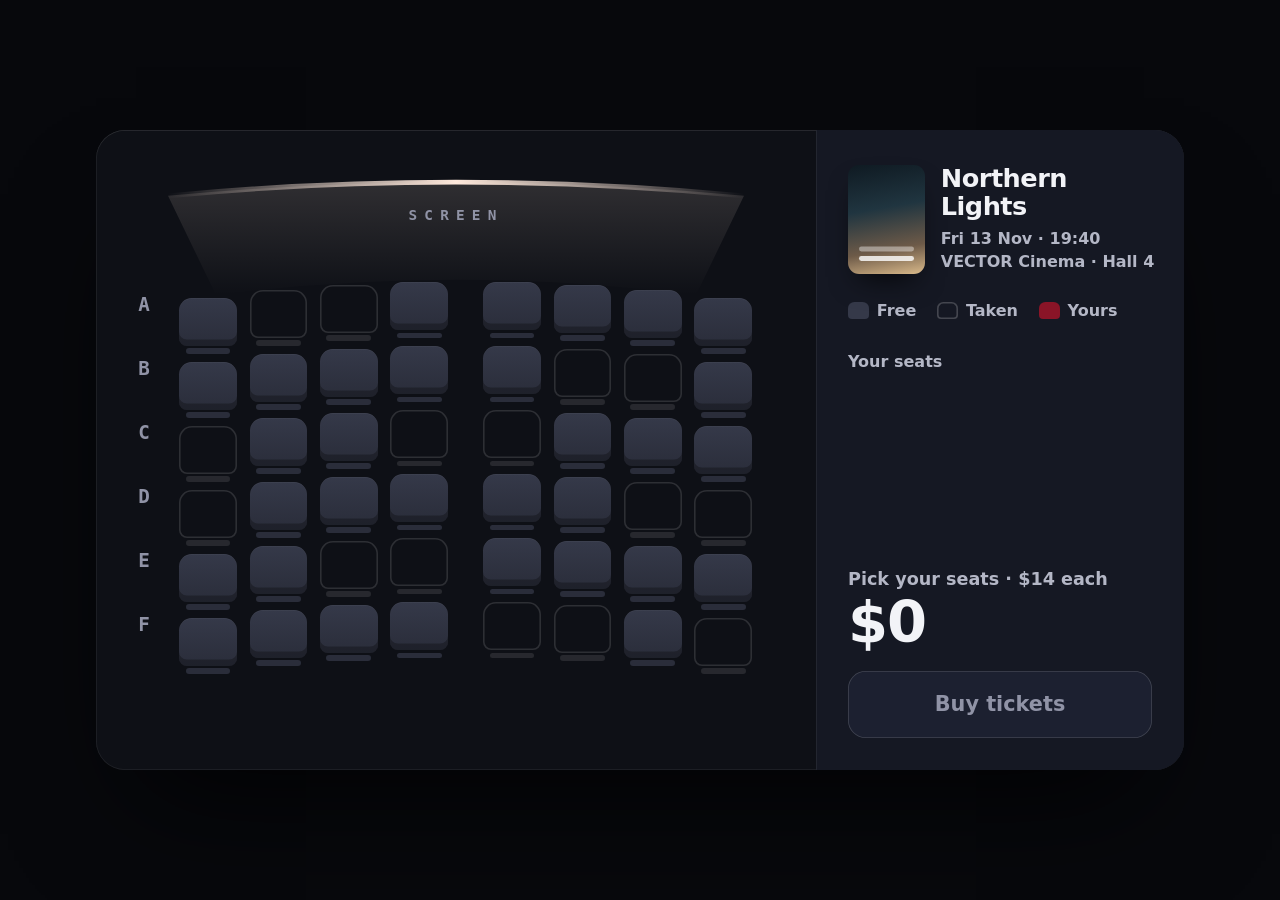
<file: index.html>
<!doctype html>
<html lang="en">
<head>
  <meta charset="utf-8">
  <meta name="viewport" content="width=device-width,initial-scale=1">
  <title>Cinema Seats — veraetogrex_portfolio</title>
  <link rel="stylesheet" href="style.css">
</head>
<body>
  <!-- Cinema Seats · zero dependencies · github.com/veraetogrex-portfolio -->
  <section class="cs" id="seats" aria-label="Pick seats and buy tickets">
    <div class="cs-hall">
      <div class="cs-screen" aria-hidden="true">
        <svg viewBox="0 0 720 150" preserveAspectRatio="none">
          <defs>
            <linearGradient id="cs-s" x1="0" x2="1"><stop offset="0" stop-color="var(--screen-glow)" stop-opacity="0"/><stop offset=".5" stop-color="var(--screen-glow)" stop-opacity="1"/><stop offset="1" stop-color="var(--screen-glow)" stop-opacity="0"/></linearGradient>
            <linearGradient id="cs-l" x1="0" y1="0" x2="0" y2="1"><stop offset="0" stop-color="var(--screen-glow)" stop-opacity=".14"/><stop offset="1" stop-color="var(--screen-glow)" stop-opacity="0"/></linearGradient>
          </defs>
          <path d="M0 26 Q360 -8 720 26 L660 150 Q360 112 60 150 Z" fill="url(#cs-l)"/>
          <path d="M0 26 Q360 -8 720 26" fill="none" stroke="url(#cs-s)" stroke-width="6" stroke-linecap="round"/>
        </svg>
        <small>Screen</small>
      </div>
      <div class="cs-map" role="group" aria-label="Seat map: drag across a row or press seats"></div>
    </div>

    <aside class="cs-side">
      <div class="cs-film">
        <span class="cs-poster" aria-hidden="true"></span>
        <div><h1>Northern Lights</h1><p>Fri 13 Nov · 19:40<br>VECTOR Cinema · Hall 4</p></div>
      </div>
      <p class="cs-legend"><span><i class="free"></i>Free</span><span><i class="taken"></i>Taken</span><span><i class="yours"></i>Yours</span></p>
      <div class="cs-chosen"><span>Your seats</span><div class="cs-chips" aria-hidden="true"></div></div>
      <div class="cs-bar">
        <p class="cs-price" aria-live="polite"><small class="cs-calc">Pick your seats · $14 each</small><b class="cs-sum">$0</b></p>
        <button class="cs-buy" aria-disabled="true">Buy tickets</button>
      </div>
      <div class="cs-wallet" aria-hidden="true">
        <span class="pass p1"></span><span class="pass p2"></span>
        <p class="cs-added"><i><svg viewBox="0 0 24 24" fill="none" stroke-width="3" stroke-linecap="round" stroke-linejoin="round"><path d="M5 12.5l4.5 4.5L19 7.5"/></svg></i>Added to Wallet</p>
      </div>
    </aside>

    <div class="cs-tk" aria-live="polite">
      <div class="cs-flip">
        <div class="cs-face cs-front">
          <div class="cs-main">
            <small>VECTOR Cinema · Hall 4</small>
            <h2>Northern Lights</h2>
            <div class="cs-fields"><p><span>Date</span><b>Fri 13 Nov</b></p><p><span>Time</span><b>19:40</b></p><p><span>Seats</span><b class="cs-tseats">D2–D4</b></p></div>
          </div>
          <div class="cs-stub"><span>Row</span><b class="cs-trow">D</b><span class="cs-tn">3 seats</span></div>
        </div>
        <div class="cs-face cs-back">
          <svg class="cs-qr" viewBox="0 0 25 25" shape-rendering="crispEdges" aria-hidden="true"></svg>
          <div><h2>Scan at the door</h2><p class="cs-bseats">Row D · seats 2–4</p><p>Hall 4 · 19:40</p></div>
        </div>
      </div>
    </div>
  </section>

  <script src="script.js"></script>
</body>
</html>
</file>
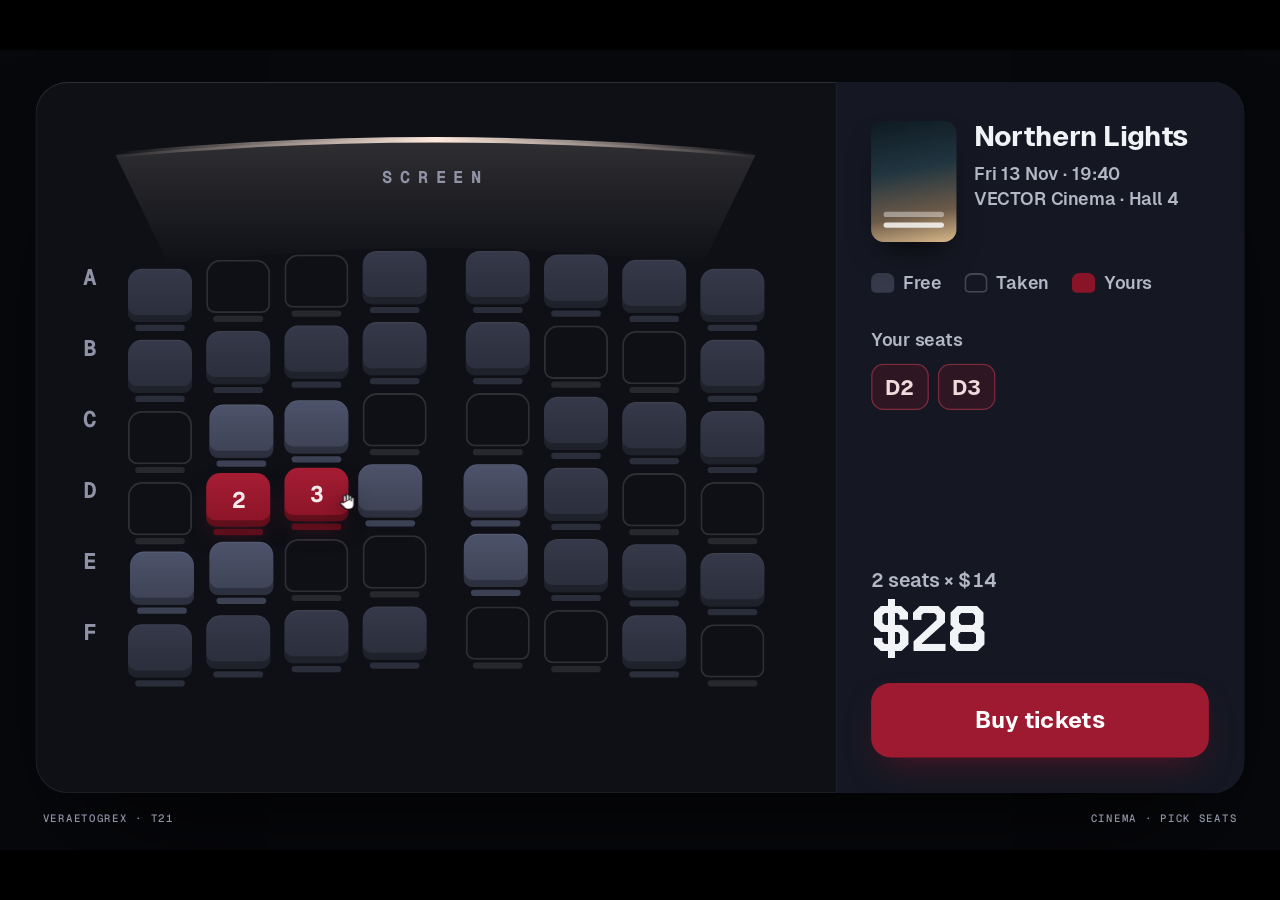
<file: mockup/cinema-seats.autoplay.html>
<!doctype html>
<html lang="en">
<head>
<meta charset="utf-8">
<meta name="viewport" content="width=device-width,initial-scale=1">
<title>T21 Cinema Seats — drag across a row, the seats fold into a ticket</title>
<link rel="stylesheet" href="_shared/nocturne.css">
<link rel="stylesheet" href="../style.css">
<style>
  /* the component from ../, dressed in Nocturne type */
  #stage{background:radial-gradient(ellipse 65% 60% at 50% 45%,#0E1018 0%,var(--void) 72%);
    --font:var(--f-text);--mono:var(--f-mono);--display:var(--f-display)}
  #stage .cs{position:absolute;left:130px;top:80px;zoom:1;z-index:1}
  .halo{position:absolute;left:50%;top:44%;width:1300px;height:700px;margin:-350px 0 0 -650px;border-radius:50%;pointer-events:none;z-index:0;
    background:radial-gradient(closest-side,rgba(0,0,0,0),rgba(0,0,0,0))}
  #stage .cs{left:40px;top:36px}
  #stage{background:var(--page)}
  #stage.grid::before{opacity:0}
  .status-line{color:var(--text-3)}
</style>
</head>
<body>
<div id="stage" class="grid" data-title="T21 Cinema Seats" data-url="veraetogrex-portfolio.github.io/cinema-seats">
  <div class="halo"></div>
  <section class="cs" id="seats" aria-label="Pick seats and buy tickets">
    <div class="cs-hall">
      <div class="cs-screen" aria-hidden="true">
        <svg viewBox="0 0 720 150" preserveAspectRatio="none">
          <defs>
            <linearGradient id="cs-s" x1="0" x2="1"><stop offset="0" stop-color="var(--screen-glow)" stop-opacity="0"/><stop offset=".5" stop-color="var(--screen-glow)" stop-opacity="1"/><stop offset="1" stop-color="var(--screen-glow)" stop-opacity="0"/></linearGradient>
            <linearGradient id="cs-l" x1="0" y1="0" x2="0" y2="1"><stop offset="0" stop-color="var(--screen-glow)" stop-opacity=".14"/><stop offset="1" stop-color="var(--screen-glow)" stop-opacity="0"/></linearGradient>
          </defs>
          <path d="M0 26 Q360 -8 720 26 L660 150 Q360 112 60 150 Z" fill="url(#cs-l)"/>
          <path d="M0 26 Q360 -8 720 26" fill="none" stroke="url(#cs-s)" stroke-width="6" stroke-linecap="round"/>
        </svg>
        <small>Screen</small>
      </div>
      <div class="cs-map" role="group" aria-label="Seat map: drag across a row or press seats"></div>
    </div>

    <aside class="cs-side">
      <div class="cs-film">
        <span class="cs-poster" aria-hidden="true"></span>
        <div><h1>Northern Lights</h1><p>Fri 13 Nov · 19:40<br>VECTOR Cinema · Hall 4</p></div>
      </div>
      <p class="cs-legend"><span><i class="free"></i>Free</span><span><i class="taken"></i>Taken</span><span><i class="yours"></i>Yours</span></p>
      <div class="cs-chosen"><span>Your seats</span><div class="cs-chips" aria-hidden="true"></div></div>
      <div class="cs-bar">
        <p class="cs-price" aria-live="polite"><small class="cs-calc">Pick your seats · $14 each</small><b class="cs-sum">$0</b></p>
        <button class="cs-buy" aria-disabled="true">Buy tickets</button>
      </div>
      <div class="cs-wallet" aria-hidden="true">
        <span class="pass p1"></span><span class="pass p2"></span>
        <p class="cs-added"><i><svg viewBox="0 0 24 24" fill="none" stroke-width="3" stroke-linecap="round" stroke-linejoin="round"><path d="M5 12.5l4.5 4.5L19 7.5"/></svg></i>Added to Wallet</p>
      </div>
    </aside>

    <div class="cs-tk" aria-live="polite">
      <div class="cs-flip">
        <div class="cs-face cs-front">
          <div class="cs-main">
            <small>VECTOR Cinema · Hall 4</small>
            <h2>Northern Lights</h2>
            <div class="cs-fields"><p><span>Date</span><b>Fri 13 Nov</b></p><p><span>Time</span><b>19:40</b></p><p><span>Seats</span><b class="cs-tseats">D2–D4</b></p></div>
          </div>
          <div class="cs-stub"><span>Row</span><b class="cs-trow">D</b><span class="cs-tn">3 seats</span></div>
        </div>
        <div class="cs-face cs-back">
          <svg class="cs-qr" viewBox="0 0 25 25" shape-rendering="crispEdges" aria-hidden="true"></svg>
          <div><h2>Scan at the door</h2><p class="cs-bseats">Row D · seats 2–4</p><p>Hall 4 · 19:40</p></div>
        </div>
      </div>
    </div>
  </section>
  <div class="status-line"><span>Veraetogrex · T21</span><span>Cinema · pick seats</span></div>
</div>
<script>window.AUTOPLAY = true;</script>
<script src="_shared/stage.js"></script>
<script src="../script.js"></script>
<script>
document.body.classList.add('th-' + (new URLSearchParams(location.search).get('theme') || 'velvet'));
const cs = document.querySelector('#seats').cinema;
Stage.init({
  reset: () => cs.reset(),
  cursorStart: [300, 600],                 // just below row D
  async demo(s) {
    const t0 = performance.now();
    const a = s.rect(cs.seat('D2')), b = s.rect(cs.seat('D4'));
    await s.drag([[a.cx + 24, a.cy], [b.cx, b.cy]], 820, { from: cs.seat('D2'), fromMs: 200, pre: 60, post: 80 });   // drag across D2–D4
    await s.click(cs.buy, { ms: 520 });    // seats fold into a ticket → QR → wallet
    s.cursor.hide();
    await s.until(t0, 5900);
    cs.rewind();                           // dissolve back to the first frame
    await s.until(t0, 6600);
  },
});
</script>
</body>
</html>
</file>
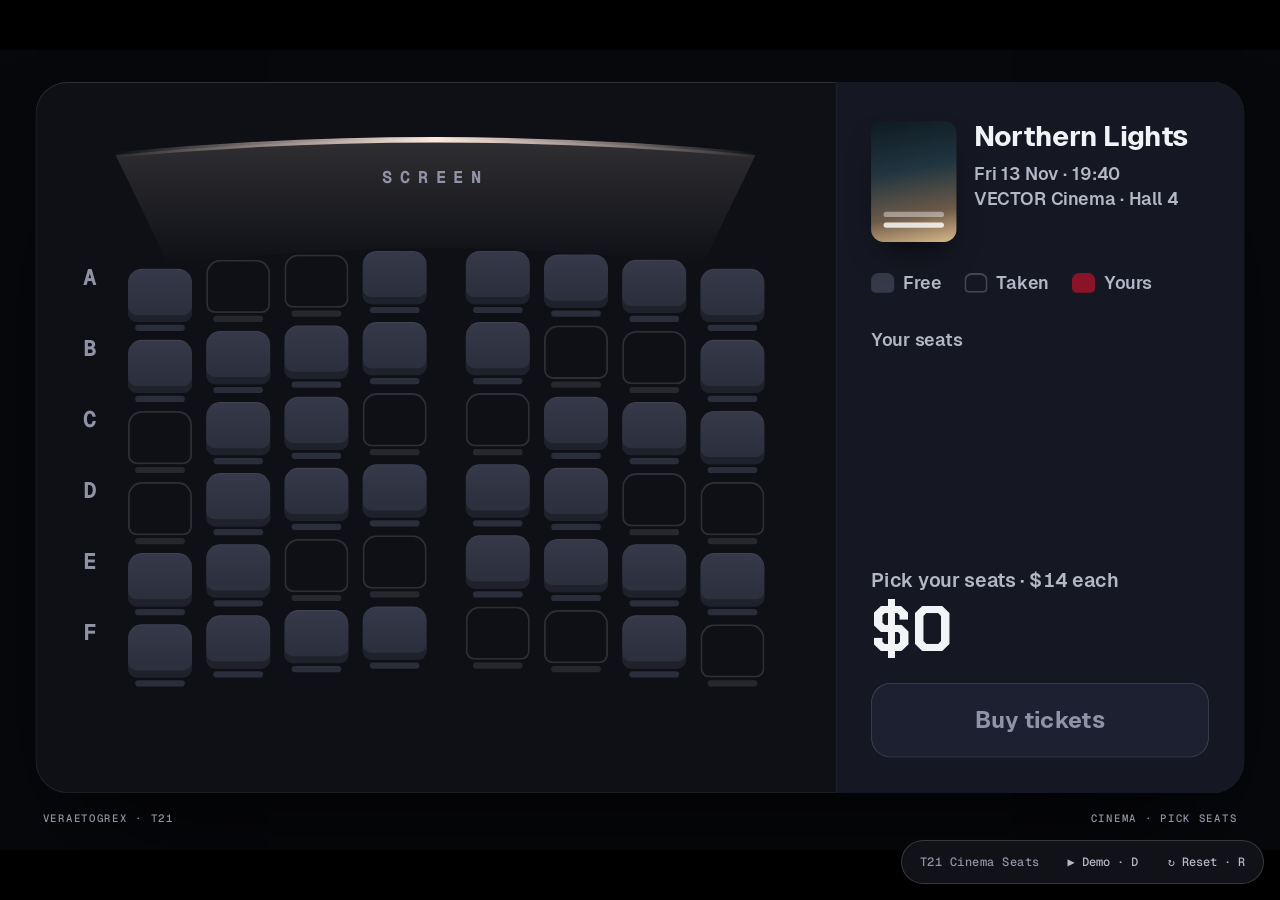
<file: mockup/cinema-seats.html>
<!doctype html>
<html lang="en">
<head>
<meta charset="utf-8">
<meta name="viewport" content="width=device-width,initial-scale=1">
<title>T21 Cinema Seats — drag across a row, the seats fold into a ticket</title>
<link rel="stylesheet" href="_shared/nocturne.css">
<link rel="stylesheet" href="../style.css">
<style>
  /* the component from ../, dressed in Nocturne type */
  #stage{background:radial-gradient(ellipse 65% 60% at 50% 45%,#0E1018 0%,var(--void) 72%);
    --font:var(--f-text);--mono:var(--f-mono);--display:var(--f-display)}
  #stage .cs{position:absolute;left:130px;top:80px;zoom:1;z-index:1}
  .halo{position:absolute;left:50%;top:44%;width:1300px;height:700px;margin:-350px 0 0 -650px;border-radius:50%;pointer-events:none;z-index:0;
    background:radial-gradient(closest-side,rgba(0,0,0,0),rgba(0,0,0,0))}
  #stage .cs{left:40px;top:36px}
  #stage{background:var(--page)}
  #stage.grid::before{opacity:0}
  .status-line{color:var(--text-3)}
</style>
</head>
<body>
<div id="stage" class="grid" data-title="T21 Cinema Seats" data-url="veraetogrex-portfolio.github.io/cinema-seats">
  <div class="halo"></div>
  <section class="cs" id="seats" aria-label="Pick seats and buy tickets">
    <div class="cs-hall">
      <div class="cs-screen" aria-hidden="true">
        <svg viewBox="0 0 720 150" preserveAspectRatio="none">
          <defs>
            <linearGradient id="cs-s" x1="0" x2="1"><stop offset="0" stop-color="var(--screen-glow)" stop-opacity="0"/><stop offset=".5" stop-color="var(--screen-glow)" stop-opacity="1"/><stop offset="1" stop-color="var(--screen-glow)" stop-opacity="0"/></linearGradient>
            <linearGradient id="cs-l" x1="0" y1="0" x2="0" y2="1"><stop offset="0" stop-color="var(--screen-glow)" stop-opacity=".14"/><stop offset="1" stop-color="var(--screen-glow)" stop-opacity="0"/></linearGradient>
          </defs>
          <path d="M0 26 Q360 -8 720 26 L660 150 Q360 112 60 150 Z" fill="url(#cs-l)"/>
          <path d="M0 26 Q360 -8 720 26" fill="none" stroke="url(#cs-s)" stroke-width="6" stroke-linecap="round"/>
        </svg>
        <small>Screen</small>
      </div>
      <div class="cs-map" role="group" aria-label="Seat map: drag across a row or press seats"></div>
    </div>

    <aside class="cs-side">
      <div class="cs-film">
        <span class="cs-poster" aria-hidden="true"></span>
        <div><h1>Northern Lights</h1><p>Fri 13 Nov · 19:40<br>VECTOR Cinema · Hall 4</p></div>
      </div>
      <p class="cs-legend"><span><i class="free"></i>Free</span><span><i class="taken"></i>Taken</span><span><i class="yours"></i>Yours</span></p>
      <div class="cs-chosen"><span>Your seats</span><div class="cs-chips" aria-hidden="true"></div></div>
      <div class="cs-bar">
        <p class="cs-price" aria-live="polite"><small class="cs-calc">Pick your seats · $14 each</small><b class="cs-sum">$0</b></p>
        <button class="cs-buy" aria-disabled="true">Buy tickets</button>
      </div>
      <div class="cs-wallet" aria-hidden="true">
        <span class="pass p1"></span><span class="pass p2"></span>
        <p class="cs-added"><i><svg viewBox="0 0 24 24" fill="none" stroke-width="3" stroke-linecap="round" stroke-linejoin="round"><path d="M5 12.5l4.5 4.5L19 7.5"/></svg></i>Added to Wallet</p>
      </div>
    </aside>

    <div class="cs-tk" aria-live="polite">
      <div class="cs-flip">
        <div class="cs-face cs-front">
          <div class="cs-main">
            <small>VECTOR Cinema · Hall 4</small>
            <h2>Northern Lights</h2>
            <div class="cs-fields"><p><span>Date</span><b>Fri 13 Nov</b></p><p><span>Time</span><b>19:40</b></p><p><span>Seats</span><b class="cs-tseats">D2–D4</b></p></div>
          </div>
          <div class="cs-stub"><span>Row</span><b class="cs-trow">D</b><span class="cs-tn">3 seats</span></div>
        </div>
        <div class="cs-face cs-back">
          <svg class="cs-qr" viewBox="0 0 25 25" shape-rendering="crispEdges" aria-hidden="true"></svg>
          <div><h2>Scan at the door</h2><p class="cs-bseats">Row D · seats 2–4</p><p>Hall 4 · 19:40</p></div>
        </div>
      </div>
    </div>
  </section>
  <div class="status-line"><span>Veraetogrex · T21</span><span>Cinema · pick seats</span></div>
</div>
<script src="_shared/stage.js"></script>
<script src="../script.js"></script>
<script>
document.body.classList.add('th-' + (new URLSearchParams(location.search).get('theme') || 'velvet'));
const cs = document.querySelector('#seats').cinema;
Stage.init({
  reset: () => cs.reset(),
  cursorStart: [300, 600],                 // just below row D
  async demo(s) {
    const t0 = performance.now();
    const a = s.rect(cs.seat('D2')), b = s.rect(cs.seat('D4'));
    await s.drag([[a.cx + 24, a.cy], [b.cx, b.cy]], 820, { from: cs.seat('D2'), fromMs: 200, pre: 60, post: 80 });   // drag across D2–D4
    await s.click(cs.buy, { ms: 520 });    // seats fold into a ticket → QR → wallet
    s.cursor.hide();
    await s.until(t0, 5900);
    cs.rewind();                           // dissolve back to the first frame
    await s.until(t0, 6600);
  },
});
</script>
</body>
</html>
</file>
<file: style.css>
/* Cinema Seats — github.com/veraetogrex-portfolio · zero dependencies */
:root {
  /* Nocturne surfaces + the cinema accent (DESIGN.md: cinema is red) */
  --page: #07080c; --panel: #0e1016; --raise: #151823; --raise-2: #1c2030;
  --text: #f2f3f7; --text-2: #b4b7c6; --text-3: #9093a6;
  --line: rgba(255, 255, 255, .08); --line-2: rgba(255, 255, 255, .16);
  --accent: #ff3b4e; --accent-2: #ff7a5c; --on-accent: #fff;
  --accent-solid: #e5243a;   /* white text on it ≥ 4.5:1 */
  --accent-ink: #c41d2f;     /* red text on the ticket paper ≥ 4.5:1 */
  /* theme hooks; the default (velvet) is set below */
  --seat: #2a2d3a; --seat-top: #353949;
  --paper: #f6f2ea; --ink: #15161c; --ink-2: #6b6a72;
  --font: system-ui, -apple-system, "Segoe UI", sans-serif;
  --mono: ui-monospace, "SF Mono", Menlo, Consolas, monospace;
  --display: var(--font);
}

* { box-sizing: border-box; }
body { margin: 0; min-height: 100vh; display: grid; place-items: center; overflow: hidden; background: var(--page); color: var(--text); font: 16px/1.4 var(--font); }
p, h1, h2 { margin: 0; }
button { font: inherit; color: inherit; background: none; border: 0; padding: 0; cursor: pointer; }
button:focus-visible { outline: 3px solid var(--accent-2); outline-offset: 3px; }

/* ── the booking screen: hall on the left, film + wallet on the right ── */
.cs { position: relative; width: 1360px; height: 800px; border-radius: 36px; overflow: hidden; user-select: none; color: var(--text);
  background: var(--panel); box-shadow: 0 0 0 1px var(--line) inset, 0 1px 0 rgba(255, 255, 255, .06) inset, 0 80px 140px -50px rgba(0, 0, 0, .8); }
@media (max-width: 1400px) { .cs { zoom: .8; } }
@media (max-width: 1100px) { .cs { zoom: .6; } }
@media (max-width: 820px)  { .cs { zoom: .4; } }

/* hall */
.cs-hall { position: absolute; left: 0; top: 0; width: 900px; height: 800px; transition: opacity .45s, filter .45s, transform .5s cubic-bezier(.65, 0, .35, 1); }
.cs-screen { position: absolute; left: 90px; top: 56px; width: 720px; height: 150px; pointer-events: none; }
.cs-screen svg { width: 100%; height: 100%; overflow: visible; }
.cs-screen small { position: absolute; left: 0; right: 0; top: 40px; text-align: center; font: 600 18px var(--mono); letter-spacing: .5em; text-transform: uppercase; color: var(--text-3); }
.cs-map { position: absolute; left: 0; top: 190px; width: 900px; height: 520px; touch-action: none; }
.cs-row { position: absolute; left: 44px; width: 32px; text-align: center; font: 700 24px var(--mono); color: var(--text-3); }

.cs-seat { position: absolute; width: 72px; height: 60px; border-radius: var(--seat-r); display: grid; place-items: center;
  background: linear-gradient(180deg, var(--seat-top), var(--seat)); box-shadow: inset 0 -8px 0 rgba(0, 0, 0, .28), inset 0 1px 0 rgba(255, 255, 255, var(--seat-hl));
  font: 700 24px var(--mono); color: transparent;
  transition: background .2s, transform .35s cubic-bezier(.34, 1.56, .64, 1), box-shadow .25s, filter .3s; }
.cs-seat::after { content: ""; position: absolute; left: 8px; right: 8px; bottom: -10px; height: 7px; border-radius: 4px; background: var(--seat); }
.cs-seat:not(:disabled):hover { filter: brightness(1.25); }
/* taken: an empty outline, readable even after video compression */
.cs-seat:disabled { background: transparent; box-shadow: inset 0 0 0 2px rgba(255, 255, 255, .13); cursor: default; }
.cs-seat:disabled::after { background: rgba(255, 255, 255, .1); }
.cs-seat.is-nudge { filter: brightness(1.45); }
.cs-seat.is-on { background: linear-gradient(180deg, var(--sel-top), var(--sel-bot)); color: var(--sel-ink);
  box-shadow: inset 0 -7px 0 rgba(0, 0, 0, .3), 0 14px 30px -12px var(--sel-glow); animation: cs-pop .42s cubic-bezier(.34, 1.56, .64, 1); }
.cs-seat.is-on::after { background: var(--sel-leg); }
@keyframes cs-pop { 0% { transform: scale(.7); } 55% { transform: scale(1.2) translateY(-4px); } 100% { transform: scale(1); } }

/* side column */
.cs-side { position: absolute; left: 900px; top: 0; width: 460px; height: 800px; padding: 44px 40px 40px; background: var(--raise);
  box-shadow: 1px 0 0 var(--line) inset; display: flex; flex-direction: column; }
.cs-film { display: flex; gap: 20px; align-items: flex-start; }
.cs-poster { width: 96px; height: 136px; border-radius: 14px; flex: none; position: relative; overflow: hidden;
  background: var(--poster); box-shadow: 0 18px 36px -14px rgba(0, 0, 0, .8); }
.cs-poster::after { content: ""; position: absolute; left: 14px; right: 14px; bottom: 16px; height: 6px; border-radius: 3px; background: rgba(255, 255, 255, .8); box-shadow: 0 -12px 0 rgba(255, 255, 255, .4); }
.cs-film h1 { font: 700 32px/1.08 var(--font); letter-spacing: -.02em; }
.cs-film p { margin-top: 10px; font: 600 20px/1.4 var(--font); color: var(--text-2); white-space: nowrap; }
.cs-legend { margin-top: 34px; display: flex; gap: 26px; font: 600 20px var(--font); color: var(--text-2); }
.cs-legend i { display: inline-block; width: 26px; height: 22px; border-radius: 8px 8px 5px 5px; margin-right: 10px; vertical-align: -4px; }
.cs-legend .free { background: var(--seat-top); }
.cs-legend .taken { box-shadow: inset 0 0 0 2px rgba(255, 255, 255, .2); }
.cs-legend .yours { background: var(--sel-bot); }

.cs-bar { margin-top: auto; transition: opacity .35s, transform .45s; }
.cs-price small { display: block; font: 600 22px var(--font); color: var(--text-2); font-variant-numeric: tabular-nums; }
.cs-price b { display: inline-block; margin-top: 6px; font: 800 72px/1 var(--display); letter-spacing: -.02em; font-variant-numeric: tabular-nums; }
.cs-buy { margin-top: 24px; width: 100%; height: 84px; border-radius: 22px; font: 700 26px var(--font); background: var(--raise-2); color: var(--text-3);
  box-shadow: 0 0 0 1px var(--line-2) inset; transition: background .25s, color .25s, transform .2s, box-shadow .25s; }
.cs-buy.is-ready { background: var(--cta); color: var(--cta-ink); box-shadow: 0 18px 40px -16px var(--sel-glow); }
.cs-buy.is-ready:active { transform: scale(.97); }
.cs-buy[aria-disabled="true"] { cursor: not-allowed; }
.cs-sum.is-pop { animation: cs-sum .32s cubic-bezier(.34, 1.56, .64, 1); }
@keyframes cs-sum { 40% { transform: scale(1.12); } }

/* the seats you picked, as chips: they appear as you drag */
.cs-chosen { margin-top: 40px; transition: opacity .35s, transform .45s; }
.cs-chosen > span { font: 600 20px var(--font); color: var(--text-2); }
.cs-chips { display: flex; flex-wrap: wrap; gap: 10px; margin-top: 14px; min-height: 52px; }
.cs-chips b { height: 52px; min-width: 64px; padding: 0 16px; border-radius: 14px; display: grid; place-items: center; font: 800 24px var(--font);
  color: var(--chip-ink); background: var(--chip-bg); box-shadow: 0 0 0 1.5px var(--chip-line) inset; animation: cs-pop .42s cubic-bezier(.34, 1.56, .64, 1); }
.cs.is-bought .cs-chosen { opacity: 0; transform: translateY(16px); }

/* wallet: appears in the side column after buying */
.cs-wallet { position: absolute; left: 40px; right: 40px; bottom: 40px; height: 300px; opacity: 0; transform: translateY(24px); pointer-events: none;
  transition: opacity .4s, transform .5s cubic-bezier(.34, 1.4, .64, 1); }
.cs.is-pocket .cs-wallet { opacity: 1; transform: none; }
.cs-wallet .pass { position: absolute; left: 0; right: 0; height: 170px; border-radius: 20px; }
.cs-wallet .p1 { top: 0; background: #252a3a; transform: scale(.88); transform-origin: 50% 0; }
.cs-wallet .p2 { top: 22px; background: #33283a; transform: scale(.94); transform-origin: 50% 0; }
.cs-added { position: absolute; left: 0; right: 0; bottom: 0; display: flex; align-items: center; justify-content: center; gap: 14px; font: 700 26px var(--font); opacity: 0; transform: translateY(10px); transition: opacity .3s, transform .45s cubic-bezier(.34, 1.56, .64, 1); }
.cs-added i { width: 40px; height: 40px; border-radius: 50%; display: grid; place-items: center; background: var(--cta); }
.cs-added svg { width: 22px; height: 22px; stroke: #fff; }
.cs.is-added .cs-added { opacity: 1; transform: none; }

/* after buying: the hall steps back, the price column clears */
.cs.is-bought .cs-hall { opacity: .22; filter: blur(3px); transform: scale(.97); }
.cs.is-bought .cs-bar, .cs.is-bought .cs-legend { opacity: 0; transform: translateY(16px); pointer-events: none; }
.cs-ghost { position: absolute; width: 72px; height: 60px; border-radius: var(--seat-r); z-index: 6; pointer-events: none; display: grid; place-items: center;
  font: 700 24px var(--mono); color: var(--sel-ink); background: linear-gradient(180deg, var(--sel-top), var(--sel-bot)); box-shadow: 0 14px 30px -12px var(--sel-glow); }

/* the ticket */
.cs-tk { position: absolute; left: 130px; top: 250px; width: 640px; height: 290px; z-index: 5; perspective: 1600px; pointer-events: none; opacity: 0; transform-origin: 0 0; }
.cs-flip { position: relative; width: 100%; height: 100%; transform-style: preserve-3d; transition: transform .8s cubic-bezier(.65, 0, .35, 1); }
.cs-tk.is-back .cs-flip { transform: rotateY(180deg); }
.cs-face { position: absolute; inset: 0; border-radius: 26px; backface-visibility: hidden; -webkit-backface-visibility: hidden; background: var(--paper); color: var(--ink); overflow: hidden;
  box-shadow: 0 44px 80px -26px rgba(0, 0, 0, .85);
  -webkit-mask: radial-gradient(circle 18px at 450px 0, #0000 98%, #000) top / 100% 51% no-repeat, radial-gradient(circle 18px at 450px 100%, #0000 98%, #000) bottom / 100% 51% no-repeat;
          mask: radial-gradient(circle 18px at 450px 0, #0000 98%, #000) top / 100% 51% no-repeat, radial-gradient(circle 18px at 450px 100%, #0000 98%, #000) bottom / 100% 51% no-repeat; }
.cs-front { display: grid; grid-template-columns: 450px 1fr; }
.cs-main { padding: 30px 34px; }
.cs-main small { font: 700 18px var(--font); letter-spacing: .08em; text-transform: uppercase; color: var(--paper-accent); }
.cs-main h2 { margin-top: 8px; font: 800 44px/1.02 var(--font); letter-spacing: -.02em; }
.cs-fields { display: flex; gap: 30px; margin-top: 30px; }
.cs-fields span { font: 600 18px var(--font); color: var(--ink-2); }
.cs-fields b { display: block; margin-top: 2px; font: 700 28px var(--font); letter-spacing: -.01em; }
.cs-stub { display: flex; flex-direction: column; align-items: center; justify-content: center; gap: 2px; background: var(--stub); color: var(--stub-ink); border-left: 3px dashed rgba(255, 255, 255, .45); }
.cs-stub span { font: 700 18px var(--font); letter-spacing: .06em; text-transform: uppercase; opacity: .9; }
.cs-stub b { font: 900 92px/1 var(--display); letter-spacing: -.02em; }
.cs-back { transform: rotateY(180deg); display: flex; align-items: center; gap: 34px; padding: 0 40px; }
.cs-qr { width: 214px; height: 214px; flex: none; }
.cs-back h2 { font: 800 36px/1.08 var(--font); letter-spacing: -.01em; }
.cs-back p { margin-top: 12px; font: 600 22px var(--font); color: var(--ink-2); }

@media (prefers-reduced-motion: reduce) {
  *, *::before, *::after { animation-duration: 1ms !important; transition-duration: 150ms !important; }
}

/* ── colour themes: velvet (default), ember, mono ─────── */
.cs, .th-velvet .cs {
  --seat-r: 16px 16px 10px 10px; --seat-hl: .05;
  --sel-top: #a51d33; --sel-bot: #8a1427; --sel-leg: #5e0d1b; --sel-ink: #f6e9ea; --sel-glow: rgba(140, 20, 40, .55);
  --chip-bg: rgba(138, 20, 39, .22); --chip-line: rgba(196, 60, 80, .55); --chip-ink: #f1d9dc;
  --cta: #9e1a30; --cta-ink: #fff; --stub: #8a1427; --stub-ink: #fff; --paper-accent: #8a1427;
  --screen-glow: #ffe9dc; --screen-fill: rgba(255, 220, 200, .10);
  --poster: linear-gradient(170deg, #0f1a22 0%, #203540 40%, #6d5a48 75%, #d9b98a 100%);
}
.th-ember .cs {
  --seat-r: 16px 16px 10px 10px; --seat-hl: .05;
  --sel-top: #c4472f; --sel-bot: #a8381f; --sel-leg: #6e2414; --sel-ink: #fff3ec; --sel-glow: rgba(196, 71, 47, .5);
  --chip-bg: rgba(168, 56, 31, .2); --chip-line: rgba(214, 110, 80, .55); --chip-ink: #f7e0d6;
  --cta: #b23d22; --cta-ink: #fff; --stub: #a8381f; --stub-ink: #fff; --paper-accent: #a3361d;
  --screen-glow: #ffe2c8; --screen-fill: rgba(255, 190, 140, .10);
  --poster: linear-gradient(170deg, #1a1210 0%, #3d2418 40%, #a0582f 75%, #f0c08a 100%);
}
.th-mono .cs {
  --seat-r: 14px 14px 9px 9px; --seat-hl: .04;
  --sel-top: #ecebe6; --sel-bot: #d9d7d0; --sel-leg: #8f8d86; --sel-ink: #121216; --sel-glow: rgba(255, 255, 255, .18);
  --chip-bg: rgba(255, 255, 255, .06); --chip-line: rgba(196, 30, 50, .9); --chip-ink: #f2f3f7;
  --cta: #b0182c; --cta-ink: #fff; --stub: #121216; --stub-ink: #fff; --paper-accent: #b0182c;
  --screen-glow: #ffffff; --screen-fill: rgba(255, 255, 255, .07);
  --poster: linear-gradient(170deg, #111 0%, #2c2c30 45%, #6a6a70 80%, #cfcfd4 100%);
}
</file>
<file: mockup/_shared/nocturne.css>
/* Nocturne — shared base styles for the mockups */
@font-face{font-family:"Chakra Petch";font-weight:500;font-display:swap;src:url(fonts/chakra-petch-latin-500-normal.woff2) format("woff2")}
@font-face{font-family:"Chakra Petch";font-weight:600;font-display:swap;src:url(fonts/chakra-petch-latin-600-normal.woff2) format("woff2")}
@font-face{font-family:"Chakra Petch";font-weight:700;font-display:swap;src:url(fonts/chakra-petch-latin-700-normal.woff2) format("woff2")}
@font-face{font-family:"Geist";font-weight:400;font-display:swap;src:url(fonts/geist-sans-latin-400-normal.woff2) format("woff2")}
@font-face{font-family:"Geist";font-weight:500;font-display:swap;src:url(fonts/geist-sans-latin-500-normal.woff2) format("woff2")}
@font-face{font-family:"Geist";font-weight:600;font-display:swap;src:url(fonts/geist-sans-latin-600-normal.woff2) format("woff2")}
@font-face{font-family:"Geist";font-weight:700;font-display:swap;src:url(fonts/geist-sans-latin-700-normal.woff2) format("woff2")}
@font-face{font-family:"Geist Mono";font-weight:400;font-display:swap;src:url(fonts/geist-mono-latin-400-normal.woff2) format("woff2")}
@font-face{font-family:"Geist Mono";font-weight:500;font-display:swap;src:url(fonts/geist-mono-latin-500-normal.woff2) format("woff2")}

:root{
  --void:#07080C; --panel:#0E1016; --panel-2:#111218; --raise:#1A1B24; --raise-2:#22252F;
  --glass:rgba(255,255,255,.05); --glass-strong:rgba(255,255,255,.12);
  --line:rgba(255,255,255,.08); --line-2:rgba(255,255,255,.14);
  --text:#F2F3F7; --text-2:#A4A7B6; --text-3:#7F8293;
  --pulse:#7C6CFF; --pulse-btn:#6A5AF9; --pulse-soft:#A69BFF; --pulse-pale:#C9C2FF;
  --ion:#3FE0D0; --flare:#FF7A45; --pink:#FF6FB5; --amber:#FFB547;
  --daylight:#F4F5F8;
  --r-field:10px; --r-card:14px; --r-panel:20px;
  --f-display:"Chakra Petch","Geist",system-ui,sans-serif;
  --f-text:"Geist","Inter",system-ui,-apple-system,sans-serif;
  --f-mono:"Geist Mono",ui-monospace,"SF Mono",Menlo,monospace;
  --ease-out:cubic-bezier(.2,.8,.2,1);
  --ease-io:cubic-bezier(.65,0,.35,1);
  --ease-back:cubic-bezier(.34,1.56,.64,1);
}
*,*::before,*::after{box-sizing:border-box}
html,body{margin:0;height:100%;background:#000;color:var(--text);font-family:var(--f-text);-webkit-font-smoothing:antialiased;overflow:hidden}
button,input,textarea{font:inherit;color:inherit}
button{cursor:pointer;background:none;border:0;padding:0}

/* viewport and scaling */
.li-viewport{position:fixed;inset:0;overflow:hidden;background:#000}
.li-shell{position:absolute;left:50%;top:50%;transform-origin:50% 50%}
#stage{position:relative;width:1440px;height:900px;overflow:hidden;background:var(--void);isolation:isolate}
#stage.grid::before{content:"";position:absolute;inset:0;pointer-events:none;z-index:0;
  background-image:linear-gradient(var(--line) 1px,transparent 1px),linear-gradient(90deg,var(--line) 1px,transparent 1px);
  background-size:48px 48px;background-position:-1px -1px;opacity:.45;
  -webkit-mask-image:radial-gradient(ellipse 75% 70% at 50% 50%,#000 30%,transparent 100%);
          mask-image:radial-gradient(ellipse 75% 70% at 50% 50%,#000 30%,transparent 100%)}

/* browser frame (?frame) */
.li-browser{width:1440px;border-radius:18px;overflow:hidden;background:#15161D;box-shadow:0 0 0 1px rgba(255,255,255,.08),0 40px 120px rgba(0,0,0,.6)}
.li-browser-bar{height:46px;display:flex;align-items:center;gap:16px;padding:0 18px;background:#121319;border-bottom:1px solid var(--line)}
.li-dots{display:flex;gap:8px}.li-dots i{width:12px;height:12px;border-radius:50%;background:#2A2C36;display:block}
.li-dots i:nth-child(1){background:#FF5F57}.li-dots i:nth-child(2){background:#FEBC2E}.li-dots i:nth-child(3){background:#28C840}
.li-url{flex:0 1 520px;margin:0 auto;height:28px;border-radius:8px;background:#1C1D25;display:flex;align-items:center;justify-content:center;gap:8px;font:500 13px var(--f-mono);color:var(--text-2);letter-spacing:.02em}
.li-url::before{content:"";width:9px;height:11px;border:1.5px solid var(--text-3);border-radius:2px 2px 3px 3px;border-top-width:4px;opacity:.7}

/* demo cursor */
#li-cursor{position:absolute;left:0;top:0;width:28px;height:28px;z-index:9999;pointer-events:none;opacity:0;transition:opacity .2s;will-change:transform;filter:drop-shadow(0 4px 10px rgba(0,0,0,.55))}
#li-cursor.on{opacity:1}
#li-cursor svg{display:block;transform-origin:4px 3px;transition:transform .12s var(--ease-out)}
#li-cursor.down svg{transform:scale(.82)}
#li-cursor.grab .arrow{display:none}#li-cursor:not(.grab) .hand{display:none}
.li-ripple{position:absolute;width:44px;height:44px;margin:-22px 0 0 -22px;border-radius:50%;border:2px solid rgba(255,255,255,.85);pointer-events:none;z-index:9998;animation:li-ripple .5s var(--ease-out) forwards}
@keyframes li-ripple{from{transform:scale(.3);opacity:.9}to{transform:scale(1.35);opacity:0}}
#stage.demo-running, #stage.demo-running *{cursor:none!important}

/* control pill outside the stage (interactive mode only) */
.li-controls{position:fixed;right:16px;bottom:16px;z-index:10;display:flex;gap:6px;padding:6px;border-radius:999px;background:rgba(20,21,28,.86);border:1px solid var(--line-2);backdrop-filter:blur(10px);font:500 12px var(--f-mono);letter-spacing:.04em}
.li-controls button{padding:7px 12px;border-radius:999px;color:var(--text-2)}
.li-controls button:hover{background:var(--raise-2);color:var(--text)}
.li-controls .li-title{padding:7px 10px 7px 12px;color:var(--text-3)}
body.autoplay .li-controls,body.clean .li-controls{display:none}

/* shared primitives */
.mono{font-family:var(--f-mono);letter-spacing:.08em;text-transform:uppercase}
.display{font-family:var(--f-display);text-transform:uppercase;letter-spacing:.02em}
.btn{display:inline-flex;align-items:center;justify-content:center;gap:10px;height:52px;padding:0 26px;border-radius:var(--r-field);background:var(--pulse-btn);color:#fff;font:600 17px var(--f-text);box-shadow:0 0 0 1px rgba(255,255,255,.1) inset,0 10px 30px -10px rgba(124,108,255,.8)}
.btn.ghost{background:var(--glass);box-shadow:0 0 0 1px var(--line-2) inset;color:var(--text)}
.field{height:56px;border-radius:var(--r-field);background:rgba(255,255,255,.035);border:1px solid var(--line-2);padding:0 18px;display:flex;align-items:center;font-size:18px;color:var(--text);outline:none;transition:border-color .2s,box-shadow .2s}
.field:focus,.field.focus{border-color:var(--pulse);box-shadow:0 0 0 4px rgba(124,108,255,.18)}
.card{background:var(--panel);border:1px solid var(--line);border-radius:var(--r-panel)}
.hud-corners{position:absolute;inset:-10px;pointer-events:none;
  background:
   linear-gradient(var(--c,var(--line-2)) 0 0) left top/18px 1px no-repeat,linear-gradient(var(--c,var(--line-2)) 0 0) left top/1px 18px no-repeat,
   linear-gradient(var(--c,var(--line-2)) 0 0) right top/18px 1px no-repeat,linear-gradient(var(--c,var(--line-2)) 0 0) right top/1px 18px no-repeat,
   linear-gradient(var(--c,var(--line-2)) 0 0) left bottom/18px 1px no-repeat,linear-gradient(var(--c,var(--line-2)) 0 0) left bottom/1px 18px no-repeat,
   linear-gradient(var(--c,var(--line-2)) 0 0) right bottom/18px 1px no-repeat,linear-gradient(var(--c,var(--line-2)) 0 0) right bottom/1px 18px no-repeat}
.status-line{position:absolute;left:48px;right:48px;bottom:28px;display:flex;justify-content:space-between;font:500 12px var(--f-mono);letter-spacing:.14em;text-transform:uppercase;color:var(--text-3);z-index:2}

@media (prefers-reduced-motion: reduce){
  *,*::before,*::after{animation-duration:150ms!important;transition-duration:150ms!important}
}
</file>
